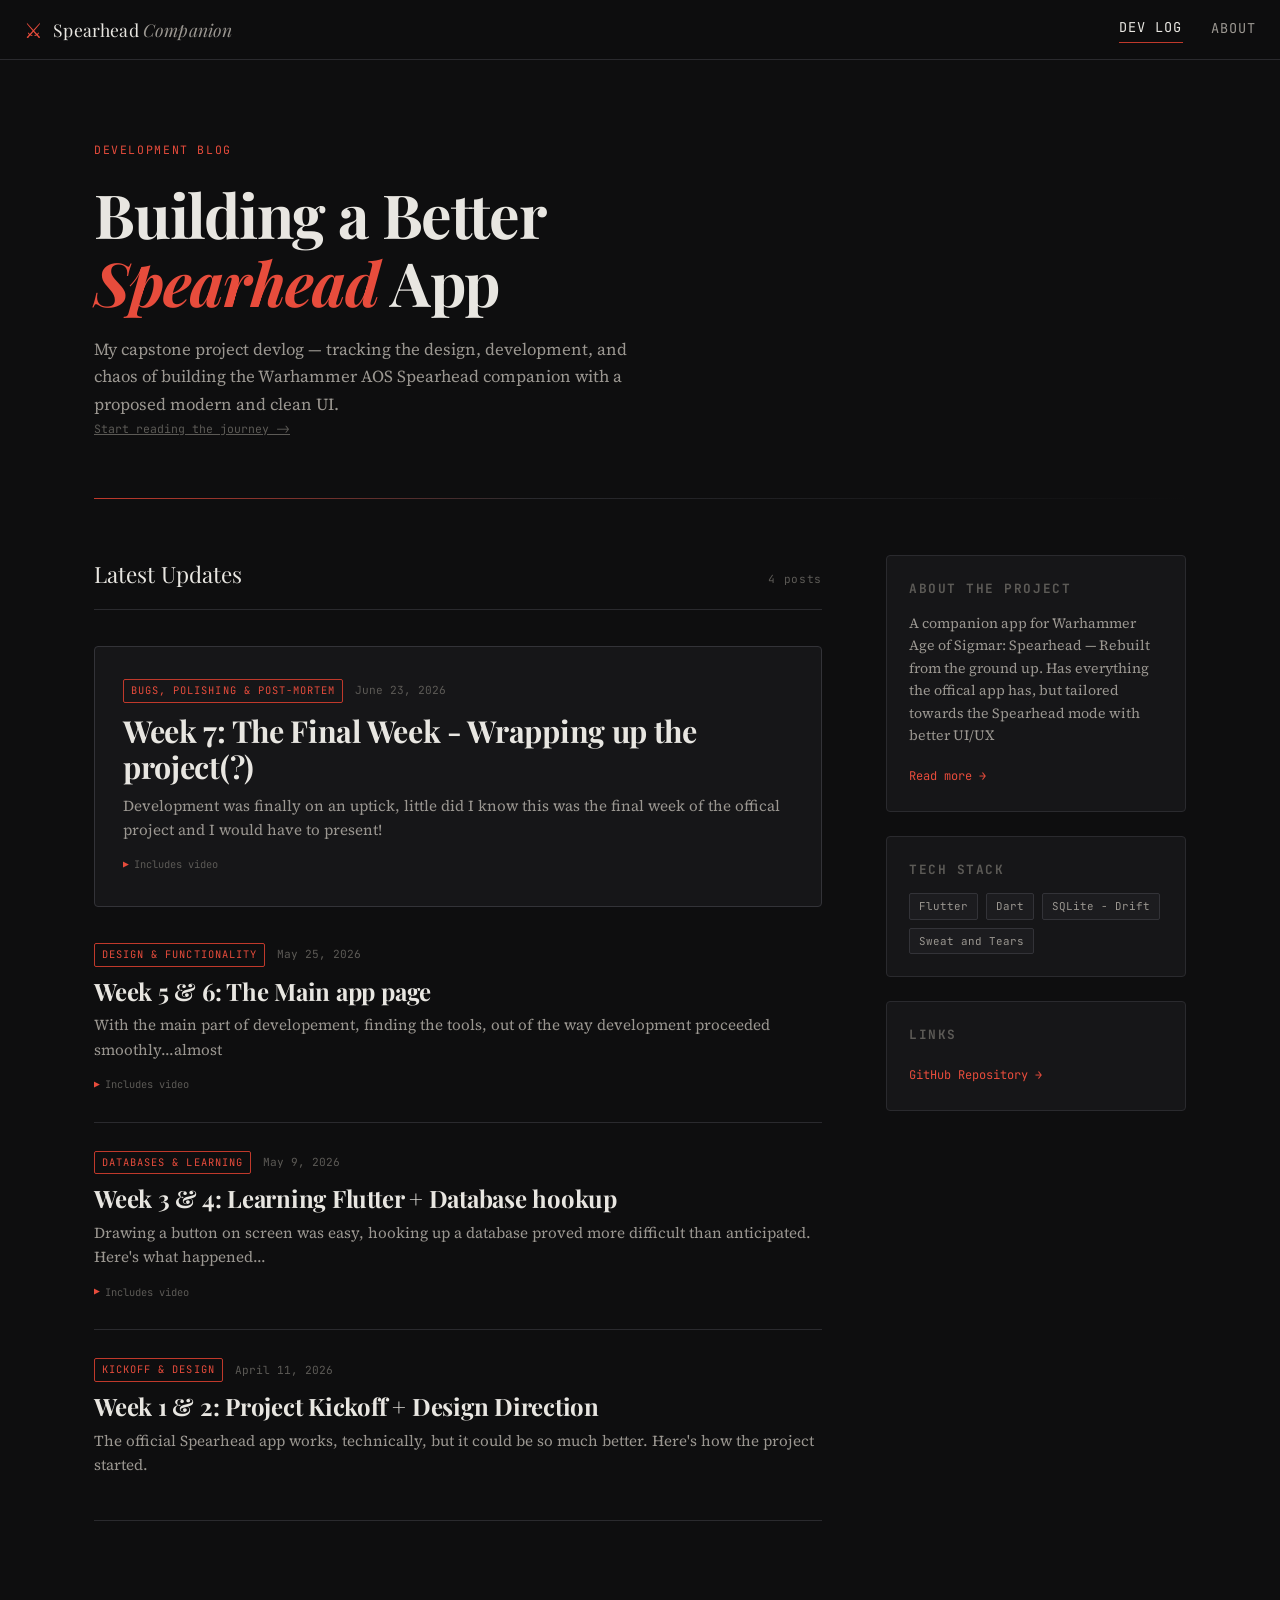
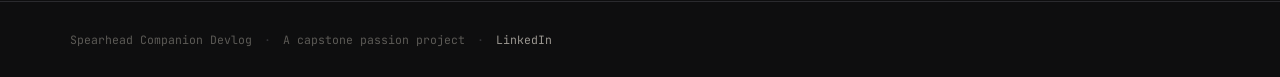
<file: index.html>
<!DOCTYPE html>
<html lang="en">
<head>
  <meta charset="UTF-8" />
  <meta name="viewport" content="width=device-width, initial-scale=1.0" />
  <title>Spearhead Companion — Dev Blog</title>
  <link rel="preconnect" href="https://fonts.googleapis.com" />
  <link href="https://fonts.googleapis.com/css2?family=Playfair+Display:ital,wght@0,400;0,700;1,400&family=Source+Serif+4:ital,opsz,wght@0,8..60,300;0,8..60,400;1,8..60,300&family=JetBrains+Mono:wght@400;500&display=swap" rel="stylesheet" />
  <link rel="stylesheet" href="assets/css/main.css" />
</head>
<body>

  <!-- NAV -->
  <nav class="site-nav">
    <a href="index.html" class="nav-brand">
      <span class="brand-icon">⚔</span>
      <span class="brand-text">Spearhead <em>Companion</em></span>
    </a>
    <div class="nav-links">
      <a href="index.html" class="nav-link active">Dev Log</a>
      <a href="about.html" class="nav-link">About</a>
    </div>
  </nav>

  <!-- HERO -->
  <header class="hero">
    <div class="hero-inner">
      <p class="hero-eyebrow">Development Blog</p>
      <h1 class="hero-title">Building a Better<br /><em>Spearhead</em> App</h1>
      <p class="hero-sub">My capstone project devlog — tracking the design, development, and chaos of building the Warhammer AOS Spearhead companion with a proposed modern and clean UI. <a href="post.html?slug=week-1-kickoff" class="footer-inner"><u>Start reading the journey -></u></a></p>
    </div>
    <div class="hero-rule"></div>
  </header>

  <!-- MAIN CONTENT -->
  <main class="main-layout">
    <section class="posts-section">
      <div class="section-header">
        <h2 class="section-title">Latest Updates</h2>
        <span class="post-count" id="post-count">Loading…</span>
      </div>
      <div class="posts-grid" id="posts-grid">
        <div class="loading-state">
          <div class="loading-spinner"></div>
          <p>Fetching dispatches from the war room…</p>
        </div>
      </div>
    </section>

    <aside class="sidebar">
      <div class="sidebar-card">
        <h3 class="sidebar-heading">About the Project</h3>
        <p>A companion app for Warhammer Age of Sigmar: Spearhead — Rebuilt from the ground up. Has everything the offical app has, but tailored towards the Spearhead mode with better UI/UX</p>
        <a href="about.html" class="sidebar-link">Read more →</a>
      </div>

      <div class="sidebar-card">
        <h3 class="sidebar-heading">Tech Stack</h3>
        <ul class="tag-list">
          <li class="tag">Flutter</li>
          <li class="tag">Dart</li>
          <li class="tag">SQLite - Drift</li>
          <li class="tag">Sweat and Tears</li>
        </ul>
      </div>

      <div class="sidebar-card">
        <h3 class="sidebar-heading">Links</h3>
        <a href="https://github.com/Amandaleeanne/Warhammer-AOSpearhead-Companion" class="sidebar-link ext-link" target="_blank">GitHub Repository →</a>
      </div>
    </aside>
  </main>

  <footer class="site-footer">
    <div class="footer-inner">
      <span>Spearhead Companion Devlog</span>
      <span class="footer-divider">·</span>
      <span>A capstone passion project</span>
      <span class="footer-divider">·</span>
      <span><a href="https://www.linkedin.com/in/amandaleeanne-schock-86422a244/" class="footer-back">LinkedIn</a></span>
    </div>
  </footer>

  <script src="assets/js/posts.js"></script>
  <script src="assets/js/home.js"></script>
</body>
</html>
</file>
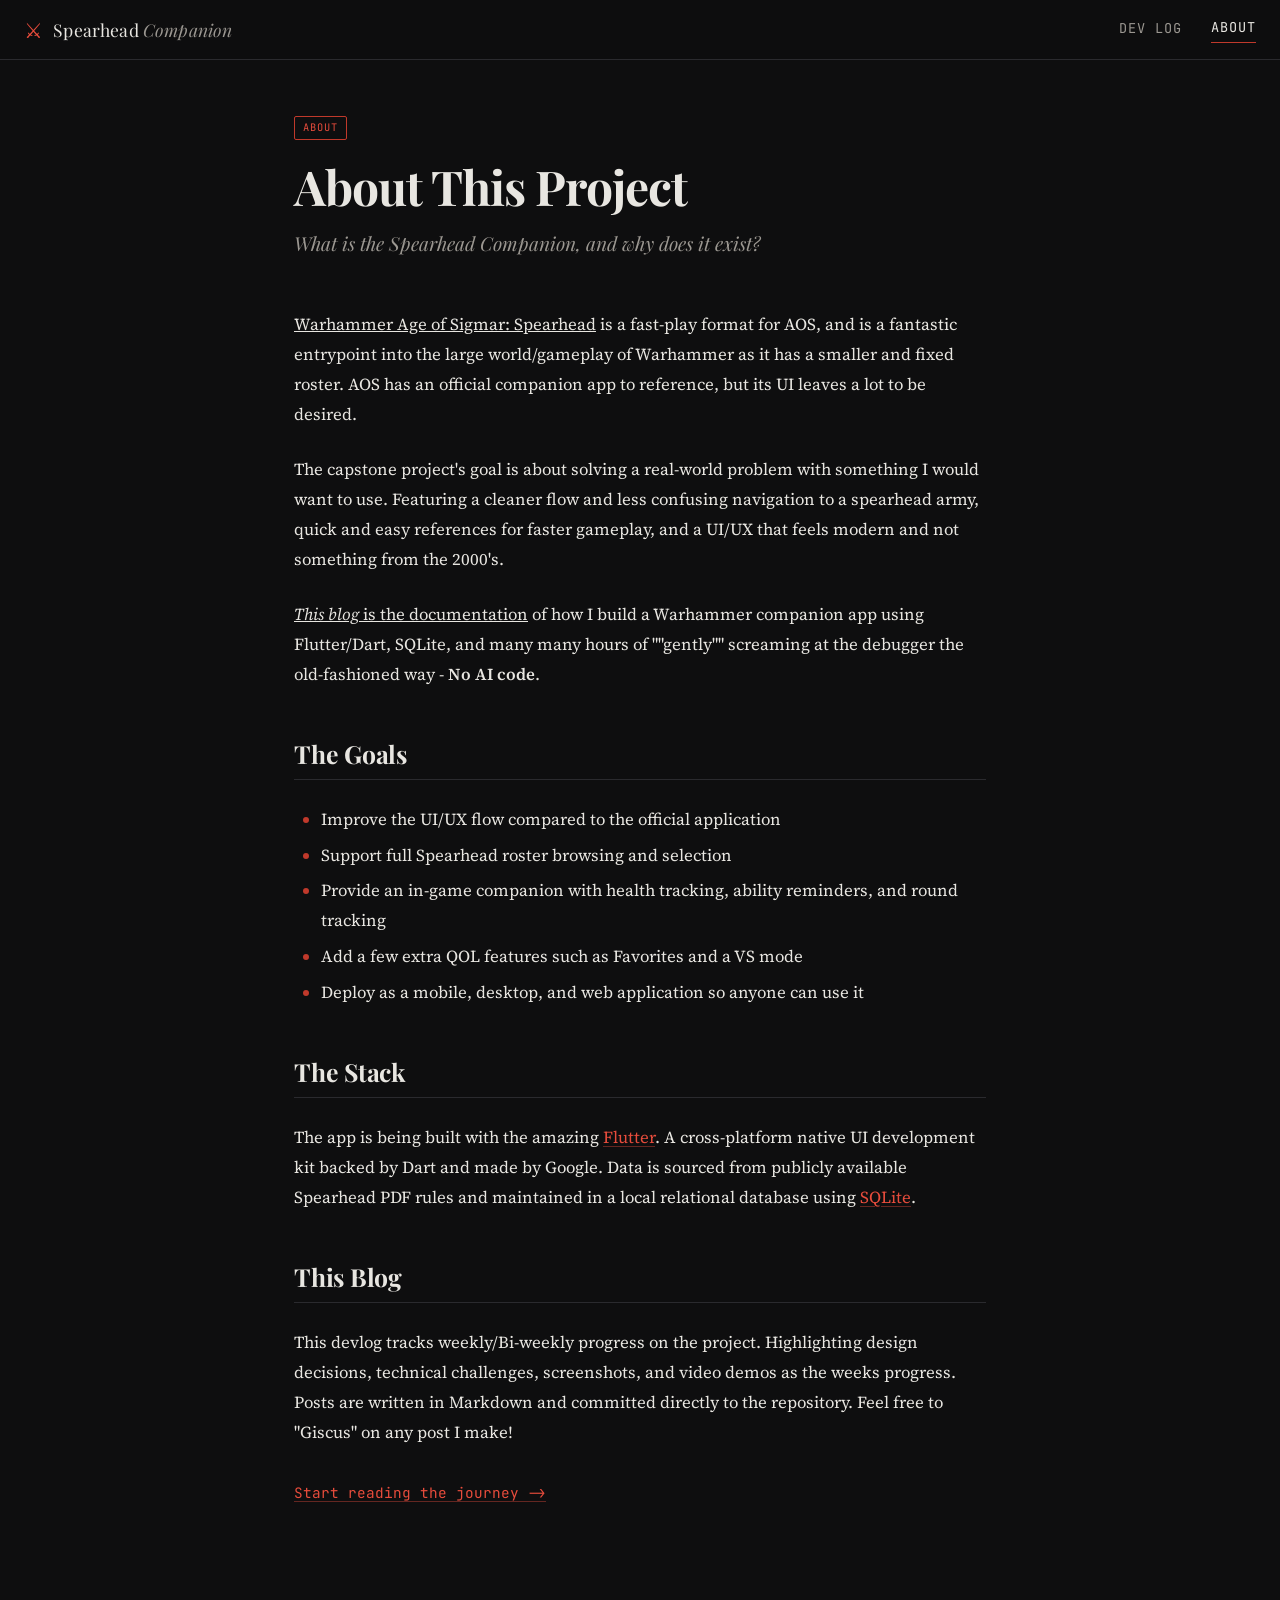
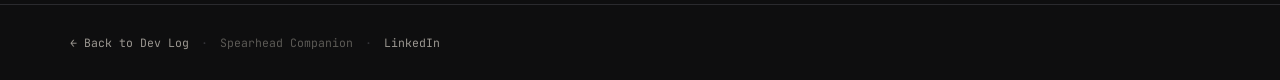
<file: about.html>
<!DOCTYPE html>
<html lang="en">
<head>
  <meta charset="UTF-8" />
  <meta name="viewport" content="width=device-width, initial-scale=1.0" />
  <title>About — Spearhead Companion Dev Blog</title>
  <link rel="preconnect" href="https://fonts.googleapis.com" />
  <link href="https://fonts.googleapis.com/css2?family=Playfair+Display:ital,wght@0,400;0,700;1,400&family=Source+Serif+4:ital,opsz,wght@0,8..60,300;0,8..60,400;1,8..60,300&family=JetBrains+Mono:wght@400;500&display=swap" rel="stylesheet" />
  <link rel="stylesheet" href="assets/css/main.css" />
  <link rel="stylesheet" href="assets/css/post.css" />
</head>
<body>

  <nav class="site-nav">
    <a href="index.html" class="nav-brand">
      <span class="brand-icon">⚔</span>
      <span class="brand-text">Spearhead <em>Companion</em></span>
    </a>
    <div class="nav-links">
      <a href="index.html" class="nav-link">Dev Log</a>
      <a href="about.html" class="nav-link active">About</a>
    </div>
  </nav>

  <article class="post-article">
    <header class="post-header">
      <div class="post-meta-top">
        <span class="post-tag">About</span>
      </div>
      <h1 class="post-title">About This Project</h1>
      <p class="post-subtitle">What is the Spearhead Companion, and why does it exist?</p>
    </header>

    <div class="post-body">
      <p><u>Warhammer Age of Sigmar: Spearhead</u> is a fast-play format for AOS, and is a fantastic entrypoint into the large world/gameplay of Warhammer as it has a smaller and fixed roster.
        AOS has an official companion app to reference, but its UI leaves a lot to be desired.</p>

      <p>The capstone project's goal is about solving a real-world problem with something I would want to use. Featuring a cleaner flow and less confusing navigation to a spearhead army,
        quick and easy references for faster gameplay, and a UI/UX that feels modern and not something from the 2000's.</p>

      <p><u><em>This blog</em> is the documentation</u> of how I build a Warhammer companion app using Flutter/Dart, SQLite, and many many hours of ""gently"" screaming at the debugger the old-fashioned way -<strong> No AI code</strong>.</p>

      <h2>The Goals</h2>
      <ul>
        <li>Improve the UI/UX flow compared to the official application</li>
        <li>Support full Spearhead roster browsing and selection</li>
        <li>Provide an in-game companion with health tracking, ability reminders, and round tracking</li>
        <li>Add a few extra QOL features such as Favorites and a VS mode</li>
        <li>Deploy as a mobile, desktop, and web application so anyone can use it</li>
      </ul>

      <h2>The Stack</h2>
      <p> The app is being built with the amazing <a href="https://flutter.dev/">Flutter</a>. A cross-platform native UI development kit backed by Dart and made by Google.
        Data is sourced from publicly available Spearhead PDF rules and maintained in a local relational database using <a href="https://sqlite.org/">SQLite</a>.</p>

      <h2>This Blog</h2>
      <p>This devlog tracks weekly/Bi-weekly progress on the project. Highlighting design decisions, technical challenges, screenshots, and video demos as the weeks progress. 
        Posts are written in Markdown and committed directly to the repository. Feel free to "Giscus" on any post I make!</p>
        <br>
        <a href="post.html?slug=week-1-kickoff" class="post-nav-link">Start reading the journey -></a>
    </div>
  </article>

  <footer class="site-footer">
    <div class="footer-inner">
      <a href="index.html" class="footer-back">← Back to Dev Log</a>
      <span class="footer-divider">·</span>
      <span>Spearhead Companion</span>
      <span class="footer-divider">·</span>
      <span><a href="https://www.linkedin.com/in/amandaleeanne-schock-86422a244/" class="footer-back">LinkedIn</a></span>
    </div>
  </footer>

</body>
</html>
</file>
<file: assets/css/main.css>
/* ============================================
   SPEARHEAD DEVLOG — MAIN STYLES
   Dark editorial, Warhammer-adjacent, Medium-clean
   ============================================ */

:root {
  --bg:          #0e0e0f;
  --bg-card:     #161618;
  --bg-hover:    #1c1c1f;
  --border:      #2a2a2e;
  --border-light:#333338;

  --text-primary:   #e8e6e1;
  --text-secondary: #9b9791;
  --text-muted:     #5c5a56;

  --accent:       #c0392b;
  --accent-light: #e74c3c;
  --accent-glow:  rgba(192, 57, 43, 0.15);

  --font-display: 'Playfair Display', Georgia, serif;
  --font-body:    'Source Serif 4', Georgia, serif;
  --font-mono:    'JetBrains Mono', monospace;

  --max-w: 1140px;
  --gutter: 24px;
  --radius: 4px;
}

*, *::before, *::after { box-sizing: border-box; margin: 0; padding: 0; }

html { scroll-behavior: smooth; }

body {
  background: var(--bg);
  color: var(--text-primary);
  font-family: var(--font-body);
  font-size: 18px;
  line-height: 1.7;
  min-height: 100vh;
  -webkit-font-smoothing: antialiased;
}

a { color: inherit; text-decoration: none; }
img { max-width: 100%; display: block; }

/* ── SCROLLBAR ── */
::-webkit-scrollbar { width: 6px; }
::-webkit-scrollbar-track { background: var(--bg); }
::-webkit-scrollbar-thumb { background: var(--border-light); border-radius: 3px; }

/* ============================================
   NAV
   ============================================ */
.site-nav {
  position: sticky;
  top: 0;
  z-index: 100;
  display: flex;
  align-items: center;
  justify-content: space-between;
  padding: 0 var(--gutter);
  height: 60px;
  background: rgba(14, 14, 15, 0.92);
  backdrop-filter: blur(12px);
  border-bottom: 1px solid var(--border);
}

.nav-brand {
  display: flex;
  align-items: center;
  gap: 10px;
  font-family: var(--font-display);
  font-size: 1.1rem;
  letter-spacing: 0.01em;
  transition: opacity 0.2s;
}
.nav-brand:hover { opacity: 0.8; }

.brand-icon {
  font-size: 1.3rem;
  color: var(--accent-light);
  line-height: 1;
}

.brand-text em {
  font-style: italic;
  color: var(--text-secondary);
}

.nav-links {
  display: flex;
  align-items: center;
  gap: 28px;
}

.nav-link {
  font-family: var(--font-mono);
  font-size: 0.85rem;
  letter-spacing: 0.08em;
  text-transform: uppercase;
  color: var(--text-secondary);
  transition: color 0.2s;
  padding-bottom: 2px;
}
.nav-link:hover,
.nav-link.active {
  color: var(--text-primary);
}
.nav-link.active {
  border-bottom: 1px solid var(--accent);
}

/* ============================================
   HERO
   ============================================ */
.hero {
  padding: 80px var(--gutter) 0;
  max-width: var(--max-w);
  margin: 0 auto;
}

.hero-inner {
  max-width: 680px;
}

.hero-eyebrow {
  font-family: var(--font-mono);
  font-size: 0.72rem;
  letter-spacing: 0.14em;
  text-transform: uppercase;
  color: var(--accent-light);
  margin-bottom: 20px;
}

.hero-title {
  font-family: var(--font-display);
  font-size: clamp(2.4rem, 5vw, 3.8rem);
  font-weight: 700;
  line-height: 1.12;
  letter-spacing: -0.02em;
  color: var(--text-primary);
  margin-bottom: 20px;
}
.hero-title em {
  font-style: italic;
  color: var(--accent-light);
}

.hero-sub {
  font-size: 1.05rem;
  color: var(--text-secondary);
  line-height: 1.65;
  max-width: 560px;
}

.hero-rule {
  margin-top: 60px;
  height: 1px;
  background: linear-gradient(to right, var(--accent) 0%, var(--border) 40%, transparent 100%);
}

/* ============================================
   MAIN LAYOUT
   ============================================ */
.main-layout {
  max-width: var(--max-w);
  margin: 0 auto;
  padding: 56px var(--gutter) 80px;
  display: grid;
  grid-template-columns: 1fr 300px;
  gap: 64px;
  align-items: start;
}

/* ============================================
   POSTS SECTION
   ============================================ */
.section-header {
  display: flex;
  align-items: baseline;
  justify-content: space-between;
  margin-bottom: 36px;
  padding-bottom: 16px;
  border-bottom: 1px solid var(--border);
}

.section-title {
  font-family: var(--font-display);
  font-size: 1.4rem;
  font-weight: 400;
  color: var(--text-primary);
}

.post-count {
  font-family: var(--font-mono);
  font-size: 0.7rem;
  color: var(--text-muted);
  letter-spacing: 0.06em;
}

/* ── POST CARDS ── */
.posts-grid {
  display: flex;
  flex-direction: column;
  gap: 0;
}

.post-card {
  display: grid;
  grid-template-columns: 1fr;
  padding: 28px 0;
  border-bottom: 1px solid var(--border);
  cursor: pointer;
  transition: background 0.15s;
  text-decoration: none;
  color: inherit;
}
.post-card:hover { background: none; }
.post-card:hover .post-card-title { color: var(--accent-light); }
.post-card:first-child { padding-top: 0; }

.post-card-meta {
  display: flex;
  align-items: center;
  gap: 12px;
  margin-bottom: 10px;
}

.post-card-tag {
  font-family: var(--font-mono);
  font-size: 0.65rem;
  letter-spacing: 0.1em;
  text-transform: uppercase;
  color: var(--accent-light);
  border: 1px solid var(--accent);
  padding: 2px 7px;
  border-radius: 2px;
}

.post-card-date {
  font-family: var(--font-mono);
  font-size: 0.7rem;
  color: var(--text-muted);
}

.post-card-title {
  font-family: var(--font-display);
  font-size: 1.5rem;
  font-weight: 700;
  line-height: 1.2;
  letter-spacing: -0.01em;
  margin-bottom: 8px;
  transition: color 0.2s;
}

.post-card-excerpt {
  font-size: 0.95rem;
  color: var(--text-secondary);
  line-height: 1.6;
  display: -webkit-box;
  -webkit-line-clamp: 2;
  -webkit-box-orient: vertical;
  overflow: hidden;
}

.post-card-footer {
  display: flex;
  align-items: center;
  gap: 16px;
  margin-top: 14px;
}

.post-card-readtime {
  font-family: var(--font-mono);
  font-size: 0.68rem;
  color: var(--text-muted);
}

.post-card-video-badge {
  font-family: var(--font-mono);
  font-size: 0.65rem;
  color: var(--text-muted);
  display: flex;
  align-items: center;
  gap: 5px;
}
.post-card-video-badge::before {
  content: '▶';
  color: var(--accent-light);
  font-size: 0.6rem;
}

/* ── FEATURED CARD (first post) ── */
.post-card.featured {
  padding: 32px 28px;
  background: var(--bg-card);
  border: 1px solid var(--border-light);
  border-radius: var(--radius);
  margin-bottom: 8px;
}
.post-card.featured .post-card-title { font-size: 1.9rem; }

/* ── LOADING STATE ── */
.loading-state {
  display: flex;
  flex-direction: column;
  align-items: center;
  gap: 16px;
  padding: 60px 0;
  color: var(--text-muted);
  font-size: 0.9rem;
  font-family: var(--font-mono);
}

.loading-spinner {
  width: 28px;
  height: 28px;
  border: 2px solid var(--border);
  border-top-color: var(--accent);
  border-radius: 50%;
  animation: spin 0.8s linear infinite;
}

@keyframes spin { to { transform: rotate(360deg); } }

/* ── EMPTY STATE ── */
.empty-state {
  text-align: center;
  padding: 80px 20px;
  color: var(--text-muted);
}
.empty-state h3 {
  font-family: var(--font-display);
  font-size: 1.4rem;
  margin-bottom: 12px;
  color: var(--text-secondary);
}

/* ============================================
   SIDEBAR
   ============================================ */
.sidebar {
  display: flex;
  flex-direction: column;
  gap: 24px;
  position: sticky;
  top: 84px;
}

.sidebar-card {
  background: var(--bg-card);
  border: 1px solid var(--border);
  border-radius: var(--radius);
  padding: 22px;
}

.sidebar-heading {
  font-family: var(--font-mono);
  font-size: 0.80rem;
  letter-spacing: 0.12em;
  text-transform: uppercase;
  color: var(--text-muted);
  margin-bottom: 12px;
}

.sidebar-card p {
  font-size: 0.88rem;
  color: var(--text-secondary);
  line-height: 1.6;
  margin-bottom: 12px;
}

.sidebar-link {
  font-family: var(--font-mono);
  font-size: 0.75rem;
  color: var(--accent-light);
  transition: opacity 0.2s;
}
.sidebar-link:hover { opacity: 0.75; }

.tag-list {
  list-style: none;
  display: flex;
  flex-wrap: wrap;
  gap: 8px;
}

.tag {
  font-family: var(--font-mono);
  font-size: 0.68rem;
  padding: 3px 9px;
  background: var(--bg-hover);
  border: 1px solid var(--border-light);
  border-radius: 2px;
  color: var(--text-secondary);
}

/* ============================================
   FOOTER
   ============================================ */
.site-footer {
  border-top: 1px solid var(--border);
  padding: 28px var(--gutter);
}

.footer-inner {
  max-width: var(--max-w);
  margin: 0 auto;
  display: flex;
  align-items: center;
  gap: 12px;
  font-family: var(--font-mono);
  font-size: 0.72rem;
  color: var(--text-muted);
}

.footer-divider { color: var(--border-light); }

.footer-back {
  color: var(--text-secondary);
  transition: color 0.2s;
}
.footer-back:hover { color: var(--accent-light); }

/* ============================================
   RESPONSIVE
   ============================================ */
@media (max-width: 900px) {
  .main-layout {
    grid-template-columns: 1fr;
    gap: 48px;
  }
  .sidebar { position: static; }
}

@media (max-width: 600px) {
  .hero { padding-top: 48px; }
  .hero-title { font-size: 2rem; }
  .post-card.featured { padding: 20px; }
  .post-card.featured .post-card-title { font-size: 1.5rem; }
  .nav-links { gap: 16px; }
}
</file>
<file: assets/css/post.css>
/* ============================================
   POST READER STYLES
   ============================================ */

.post-article {
  max-width: 740px;
  margin: 0 auto;
  padding: 56px var(--gutter) 96px;
}

/* ── POST HEADER ── */
.post-header {
  margin-bottom: 52px;
}

.post-meta-top {
  display: flex;
  align-items: center;
  gap: 12px;
  margin-bottom: 20px;
}

.post-tag {
  font-family: var(--font-mono);
  font-size: 0.65rem;
  letter-spacing: 0.1em;
  text-transform: uppercase;
  color: var(--accent-light);
  border: 1px solid var(--accent);
  padding: 2px 8px;
  border-radius: 2px;
}

.post-date {
  font-family: var(--font-mono);
  font-size: 0.72rem;
  color: var(--text-muted);
}

.post-title {
  font-family: var(--font-display);
  font-size: clamp(2rem, 5vw, 3rem);
  font-weight: 700;
  line-height: 1.12;
  letter-spacing: -0.02em;
  color: var(--text-primary);
  margin-bottom: 16px;
}

.post-subtitle {
  font-family: var(--font-display);
  font-style: italic;
  font-size: 1.2rem;
  color: var(--text-secondary);
  line-height: 1.5;
  margin-bottom: 28px;
}

.post-header-meta {
  display: flex;
  align-items: center;
  gap: 20px;
  padding: 16px 0;
  border-top: 1px solid var(--border);
  border-bottom: 1px solid var(--border);
  font-family: var(--font-mono);
  font-size: 0.7rem;
  color: var(--text-muted);
}

.post-header-meta span {
  display: flex;
  align-items: center;
  gap: 6px;
}

/* ── POST BODY TYPOGRAPHY ── */
.post-body {
  font-size: 1.05rem;
  line-height: 1.78;
  color: var(--text-primary);
}

.post-body > * + * {
  margin-top: 1.5em;
}

.post-body h1,
.post-body h2,
.post-body h3,
.post-body h4 {
  font-family: var(--font-display);
  line-height: 1.2;
  letter-spacing: -0.01em;
  color: var(--text-primary);
}

.post-body h1 {
  font-size: 2rem;
  margin-top: 2.2em;
}

.post-body h2 {
  font-size: 1.55rem;
  margin-top: 2em;
  padding-bottom: 0.4em;
  border-bottom: 1px solid var(--border);
}

.post-body h3 {
  font-size: 1.2rem;
  margin-top: 1.8em;
}

.post-body h4 {
  font-size: 1rem;
  margin-top: 1.5em;
  color: var(--text-secondary);
}

.post-body p {
  margin-bottom: 0;
}

.post-body a {
  color: var(--accent-light);
  text-decoration: underline;
  text-underline-offset: 3px;
  text-decoration-color: rgba(231, 76, 60, 0.4);
  transition: text-decoration-color 0.2s;
}

.post-body a:hover {
  text-decoration-color: var(--accent-light);
}

.post-body strong {
  font-weight: 600;
  color: var(--text-primary);
}

.post-body em {
  font-style: italic;
}

/* ── LISTS ── */
.post-body ul,
.post-body ol {
  padding-left: 1.6em;
}

.post-body li {
  margin-bottom: 0.35em;
}

.post-body li::marker {
  color: var(--accent);
}

/* ── BLOCKQUOTE ── */
.post-body blockquote {
  border-left: 3px solid var(--accent);
  padding: 4px 0 4px 24px;
  margin: 2em 0;
  background: var(--accent-glow);
  border-radius: 0 var(--radius) var(--radius) 0;
}

.post-body blockquote p {
  font-style: italic;
  color: var(--text-secondary);
  font-size: 1.05em;
}

/* ── CODE ── */
.post-body code {
  font-family: var(--font-mono);
  font-size: 0.82em;
  background: var(--bg-card);
  border: 1px solid var(--border);
  padding: 2px 6px;
  border-radius: 3px;
  color: #e2917a;
}

.post-body pre {
  background: var(--bg-card);
  border: 1px solid var(--border);
  border-radius: var(--radius);
  padding: 20px 24px;
  overflow-x: auto;
  margin: 1.6em 0;
}

.post-body pre code {
  background: none;
  border: none;
  padding: 0;
  color: var(--text-secondary);
  font-size: 0.85em;
  line-height: 1.65;
}

/* ── IMAGES ── */
.post-body img {
  width: 100%;
  border-radius: var(--radius);
  border: 1px solid var(--border);
  margin: 0.5em 0;
}

/* ─────────────────────────────────────────
   REUSABLE IMAGE / FIGURE SIZE CLASSES
   ───────────────────────────────────────── */

/* Base figure styling */
.post-body figure {
  margin: 2rem auto;
  text-align: center;
}

/* Base image styling */
.post-body figure img {
  display: block;
  width: 100%;
  height: auto;
  border-radius: var(--radius);
  border: 1px solid var(--border);
}

/* ── SIZE PRESETS ── */

/* Small image */
.image-small {
  max-width: 420px;
}

/* Medium image */
.image-medium {
  max-width: 680px;
}

/* Large image */
.image-large {
  max-width: 100%;
}

/* Full-bleed wide image */
.image-wide {
  max-width: 1100px;
}

/* ── OPTIONAL ALIGNMENTS ── */

/* Left aligned */
.image-left {
  margin-left: 0;
  margin-right: auto;
}

/* Right aligned */
.image-right {
  margin-left: auto;
  margin-right: 0;
}

/* ── RESPONSIVE ── */

@media (max-width: 700px) {
  .image-wide,
  .image-large,
  .image-medium,
  .image-small {
    max-width: 100%;
  }

  .image-left,
  .image-right {
    margin-left: auto;
    margin-right: auto;
  }
}

/* ── FIGURE GRID LAYOUTS ── */

.figure-grid {
  display: grid;
  gap: 24px;
  margin: 2rem 0;
  width: 100%;
  align-items: start;
}

/* 2-column layout */
.figure-grid-2 {
  grid-template-columns: repeat(2, minmax(0, 1fr));
  justify-items: center;
}

/* Centered figures inside 2-grid */
.figure-grid-2 figure {
  max-width: 420px;
}

/* 3-column layout */
.figure-grid-3 {
  grid-template-columns: repeat(3, minmax(0, 1fr));
  justify-items: center;
}

/* Grid figures should fill their cells */
.figure-grid figure {
  width: 100%;
  max-width: none;
  margin: 0;
}

/* Grid images fill figures */
.figure-grid img {
  width: 100%;
  height: auto;
  display: block;
}

/* ── HR ── */
.post-body hr {
  border: none;
  border-top: 1px solid var(--border);
  margin: 2.5em 0;
}

/* ── TABLES ── */
.post-body table {
  width: 100%;
  border-collapse: collapse;
  font-size: 0.92rem;
  margin: 1.6em 0;
}

.post-body th {
  background: var(--bg-card);
  border: 1px solid var(--border);
  padding: 10px 14px;
  text-align: left;
  font-family: var(--font-mono);
  font-size: 0.72rem;
  letter-spacing: 0.06em;
  text-transform: uppercase;
  color: var(--text-muted);
}

.post-body td {
  border: 1px solid var(--border);
  padding: 10px 14px;
  color: var(--text-secondary);
}

.post-body tr:hover td {
  background: var(--bg-card);
}

/* ── VIDEO EMBEDS ── */
.video-embed {
  margin: 2em 0;
}

.video-embed-label {
  font-family: var(--font-mono);
  font-size: 0.68rem;
  letter-spacing: 0.1em;
  text-transform: uppercase;
  color: var(--text-muted);
  margin-bottom: 10px;
  display: flex;
  align-items: center;
  gap: 8px;
}

.video-embed-label::before {
  content: '▶';
  color: var(--accent-light);
  font-size: 0.7rem;
}

.video-embed-wrapper {
  position: relative;
  width: 100%;
  border-radius: var(--radius);
  overflow: hidden;
  border: 1px solid var(--border);
  background: #000;
}

/* Native video */
.video-embed-wrapper video {
  width: 100%;
  display: block;
}

/* Shared iframe styles */
.video-embed-wrapper iframe {
  width: 100%;
  height: 100%;
  border: none;
  display: block;
}

/* Standard YouTube videos */
.video-embed-wrapper.ratio-16-9 {
  aspect-ratio: 16 / 9;
}

/* YouTube Shorts */
.video-embed-wrapper.ratio-9-16 {
  aspect-ratio: 9 / 16;
  max-width: 420px;
  margin: 0 auto;
}

/* Mobile tweaks for Shorts */
@media (max-width: 600px) {
  .video-embed-wrapper.ratio-9-16 {
    max-width: 100%;
  }
}

/* ── FULL PAGE LOADING ── */
.loading-state.full-page {
  padding: 120px 0;
}

/* ── POST NAV ── */
.post-nav {
  margin-top: 56px;
  padding-top: 28px;
  border-top: 1px solid var(--border);
  display: flex;
  justify-content: space-between;
  align-items: center;
  gap: 20px;
}

.post-nav-link {
  font-family: var(--font-mono);
  font-size: 0.90rem;
  color: var(--text-secondary);
  transition: color 0.2s;
  max-width: 240px;
}

.post-nav-link:hover {
  color: var(--accent-light);
}

.post-nav-link.next {
  text-align: right;
}

/* ── RESPONSIVE ── */
@media (max-width: 600px) {
  .post-article {
    padding: 36px var(--gutter) 60px;
  }

  .post-title {
    font-size: 1.7rem;
  }

  .post-body {
    font-size: 0.98rem;
  }
}

/* ── GISCUS COMMENTS ── */
.comments-section {
  border-top: 1px solid var(--border);
  background: var(--bg-card);
}

.comments-inner {
  max-width: 740px;
  margin: 0 auto;
  padding: 48px 24px 72px;
}

.comments-header {
  display: flex;
  align-items: baseline;
  gap: 16px;
  margin-bottom: 28px;
  padding-bottom: 16px;
  border-bottom: 1px solid var(--border);
}

.comments-title {
  font-family: var(--font-display);
  font-size: 1.3rem;
  font-weight: 400;
  color: var(--text-primary);
}

.comments-hint {
  font-family: var(--font-mono);
  font-size: 0.68rem;
  color: var(--text-muted);
  letter-spacing: 0.04em;
}

.giscus-frame {
  border-radius: var(--radius) !important;
}
</file>
